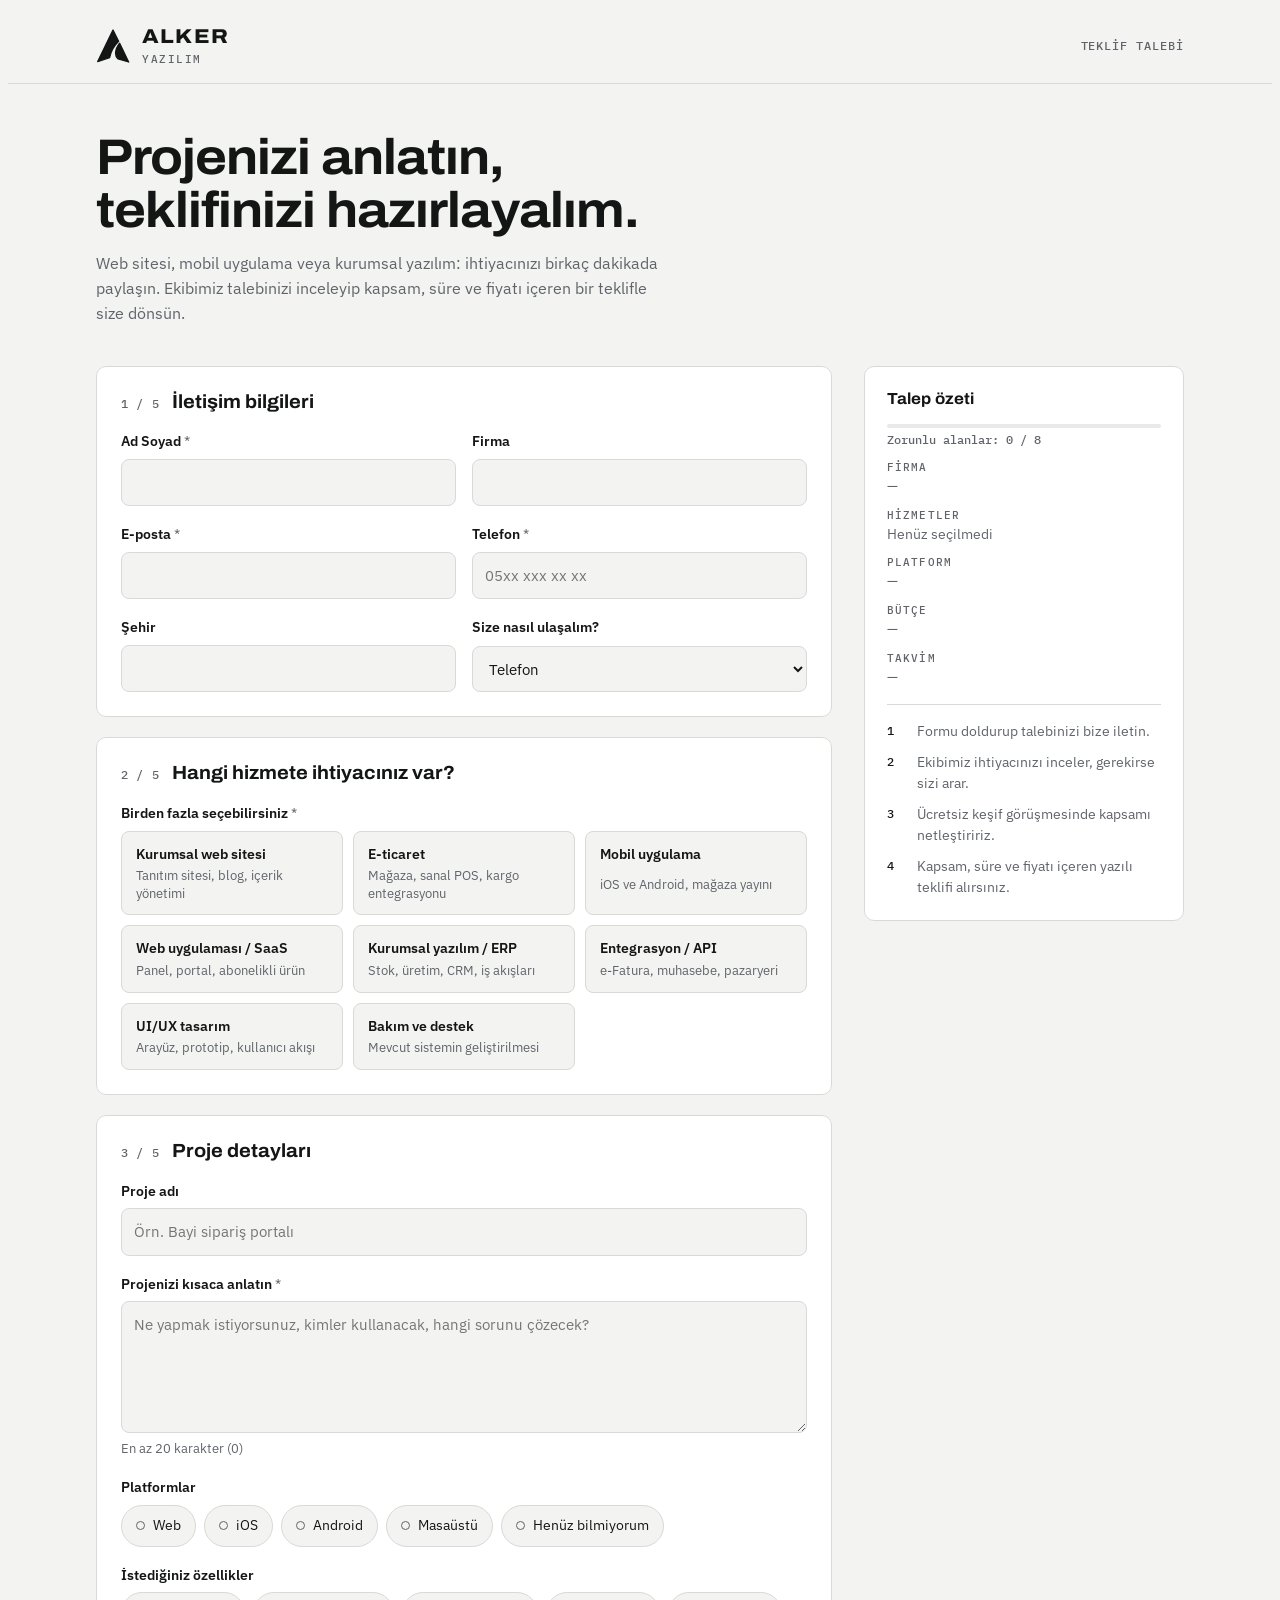
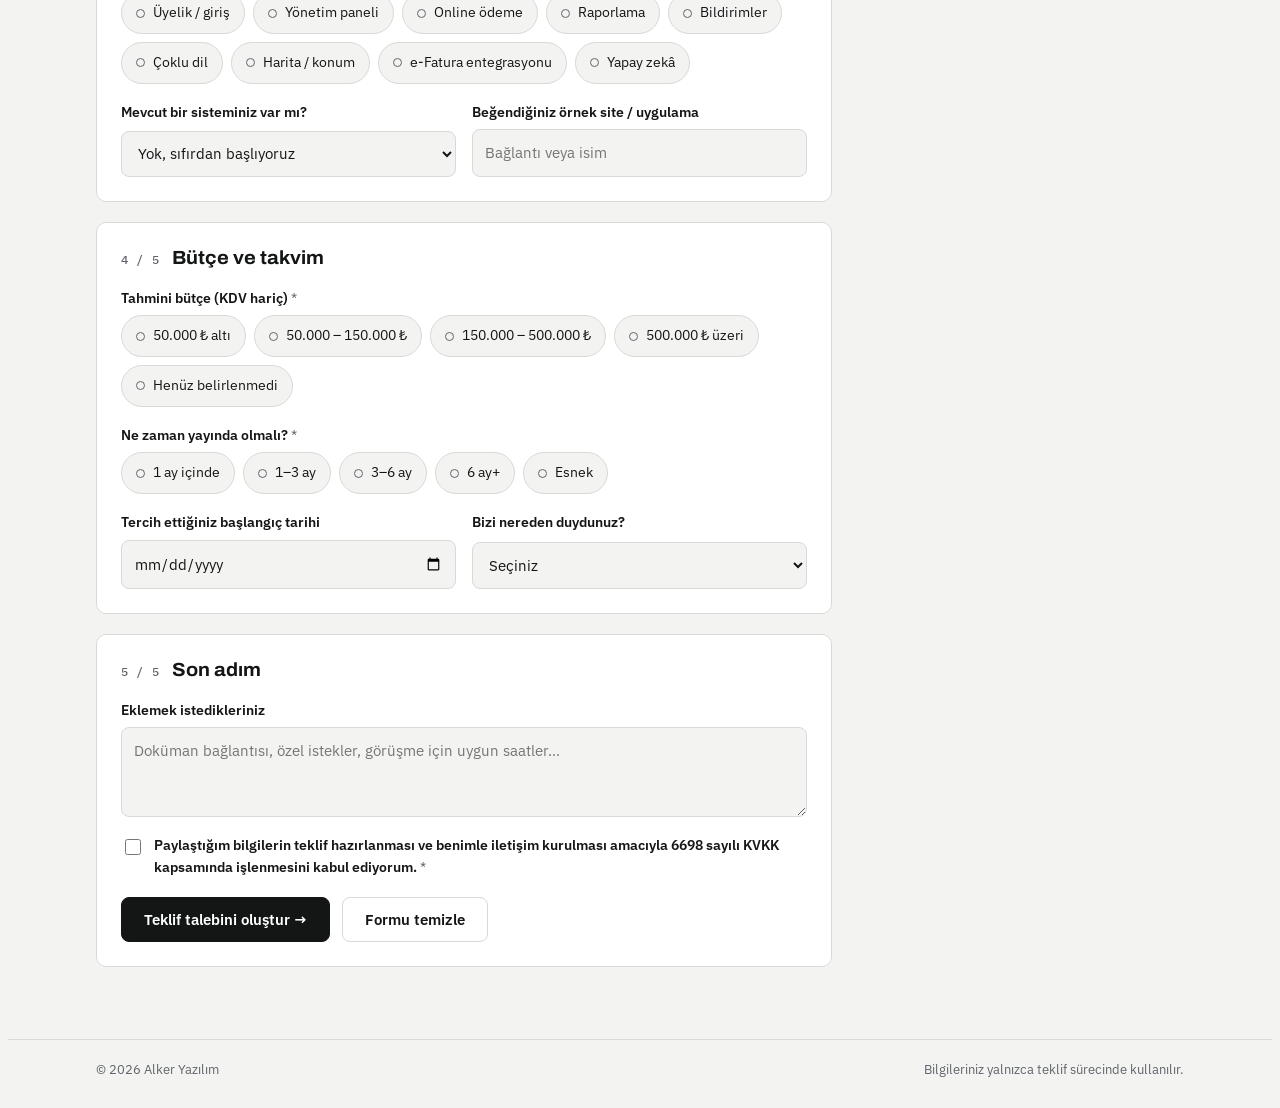
<file: alker-teklif/index.html>
<!doctype html>
<html lang="tr">
<head>
<meta charset="utf-8">
<meta name="viewport" content="width=device-width, initial-scale=1, viewport-fit=cover">
<title>Alker Yazılım Teklif Formu</title>
<meta name="description" content="Alker Yazılım proje teklif talep formu">
<link rel="preconnect" href="https://fonts.googleapis.com">
<link rel="preconnect" href="https://fonts.gstatic.com" crossorigin>
<link rel="stylesheet" href="https://fonts.googleapis.com/css2?family=Archivo:wdth,wght@100..125,500..800&family=IBM+Plex+Mono:wght@500&family=IBM+Plex+Sans:wght@400;500;600&display=swap">
<style>
/* Layout: logo bandı, kısa başlık; geniş ekranda form + yapışkan canlı özet, telefonda tek sütun */
:root {
  --paper: #f3f4f2;
  --surface: #ffffff;
  --ink: #141515;
  --muted: #60646a;
  --line: #d8dad6;
  --accent: #141515;
  --accent-ink: #ffffff;
  --soft: #e9eae7;
  --danger: #b42318;
  --ok: #1d7a4b;

  --f-display: "Archivo", "Helvetica Neue", Arial, sans-serif;
  --f-body: "IBM Plex Sans", "Segoe UI", system-ui, sans-serif;
  --f-mono: "IBM Plex Mono", ui-monospace, "SFMono-Regular", Menlo, monospace;

  --r: 10px;
}
@media (prefers-color-scheme: dark) {
  :root:not([data-theme="light"]) {
    --paper: #101111; --surface: #191a1b; --ink: #efefec; --muted: #9b9fa3;
    --line: #2d2f31; --accent: #efefec; --accent-ink: #101111; --soft: #222426;
    --danger: #ff8a7a; --ok: #63d39b; color-scheme: dark;
  }
}
:root[data-theme="dark"] {
  --paper: #101111; --surface: #191a1b; --ink: #efefec; --muted: #9b9fa3;
  --line: #2d2f31; --accent: #efefec; --accent-ink: #101111; --soft: #222426;
  --danger: #ff8a7a; --ok: #63d39b; color-scheme: dark;
}

* { box-sizing: border-box; }
[hidden] { display: none !important; }
body {
  background: var(--paper); color: var(--ink);
  font: 400 15px/1.55 var(--f-body);
  -webkit-font-smoothing: antialiased;
}
.wrap {
  max-width: 1120px; margin: 0 auto;
  padding-left: max(16px, env(safe-area-inset-left, 0px));
  padding-right: max(16px, env(safe-area-inset-right, 0px));
}

/* Üst bant */
.top { border-bottom: 1px solid var(--line); }
.top .wrap { display: flex; align-items: center; justify-content: space-between; gap: 16px; padding-block: 18px; }
.brand { display: flex; align-items: center; gap: 12px; color: var(--ink); text-decoration: none; }
.brand svg { width: 34px; height: 36px; flex: none; }
.brand b { font: 800 20px/1 var(--f-display); font-stretch: 112%; letter-spacing: .06em; }
.brand span { display: block; font: 500 11px/1 var(--f-mono); letter-spacing: .14em; text-transform: uppercase; color: var(--muted); margin-top: 5px; }
.tag { font: 500 12px/1 var(--f-mono); color: var(--muted); letter-spacing: .08em; text-transform: uppercase; }

/* Başlık */
.hero .wrap { padding-block: 48px 32px; display: grid; gap: 14px; }
.hero h1 {
  margin: 0; font: 700 clamp(30px, 5vw, 50px)/1.05 var(--f-display); font-stretch: 108%;
  letter-spacing: -.02em; text-wrap: balance; max-width: 18ch;
}
.hero p { margin: 0; max-width: 58ch; color: var(--muted); font-size: 16px; }

/* Ana ızgara */
.main .wrap { display: grid; grid-template-columns: minmax(0, 1fr) 320px; gap: 32px; align-items: start; padding-block: 8px 72px; }
@media (max-width: 900px) { .main .wrap { grid-template-columns: minmax(0, 1fr); } }

form, .done { display: grid; gap: 20px; min-width: 0; }
fieldset {
  margin: 0; border: 1px solid var(--line); border-radius: var(--r);
  background: var(--surface); padding: 24px; display: grid; gap: 18px; min-width: 0;
}
legend { padding: 0; float: left; width: 100%; display: flex; align-items: baseline; gap: 12px; }
legend + * { clear: both; }
legend .no { font: 500 12px/1 var(--f-mono); color: var(--muted); letter-spacing: .06em; }
legend .t { font: 700 19px/1.2 var(--f-display); font-stretch: 105%; }

.row { display: grid; grid-template-columns: repeat(2, minmax(0, 1fr)); gap: 16px; }
@media (max-width: 560px) { .row { grid-template-columns: minmax(0, 1fr); } fieldset { padding: 18px; } }

.field { display: grid; gap: 6px; min-width: 0; }
.field > label, .group-label { font-weight: 600; font-size: 14px; }
.req { color: var(--muted); font-weight: 400; }
.hint { color: var(--muted); font-size: 13px; }
input[type="text"], input[type="email"], input[type="tel"], input[type="date"], input[type="url"], select, textarea {
  width: 100%; font: inherit; color: var(--ink); background: var(--paper);
  border: 1px solid var(--line); border-radius: 8px; padding: 11px 12px;
  transition: border-color .15s, box-shadow .15s;
}
textarea { min-height: 132px; resize: vertical; }
input:focus-visible, select:focus-visible, textarea:focus-visible {
  outline: none; border-color: var(--ink); box-shadow: 0 0 0 3px var(--soft);
}
.err { color: var(--danger); font-size: 13px; }
.invalid input, .invalid textarea, .invalid select { border-color: var(--danger); }
.invalid .chips { outline: 1px dashed var(--danger); outline-offset: 6px; border-radius: 6px; }

/* Seçim çipleri */
.chips { display: flex; flex-wrap: wrap; gap: 8px; }
.chip { position: relative; }
.chip input { position: absolute; opacity: 0; inset: 0; margin: 0; cursor: pointer; }
.chip span {
  display: inline-flex; align-items: center; gap: 8px; padding: 9px 14px;
  border: 1px solid var(--line); border-radius: 999px; background: var(--paper);
  font-size: 14px; cursor: pointer; user-select: none; transition: background .15s, color .15s, border-color .15s;
}
.chip span::before {
  content: ""; width: 7px; height: 7px; border-radius: 50%; border: 1.5px solid var(--muted); flex: none;
}
.chip input[type="radio"] + span::before { border-radius: 50%; }
.chip input:hover + span { border-color: var(--ink); }
.chip input:checked + span { background: var(--accent); color: var(--accent-ink); border-color: var(--accent); }
.chip input:checked + span::before { background: var(--accent-ink); border-color: var(--accent-ink); }
.chip input:focus-visible + span { box-shadow: 0 0 0 3px var(--soft), 0 0 0 4px var(--ink); }

/* Hizmet kartları */
.services { display: grid; grid-template-columns: repeat(auto-fill, minmax(190px, 1fr)); gap: 10px; }
.svc { position: relative; }
.svc input { position: absolute; opacity: 0; inset: 0; margin: 0; cursor: pointer; }
.svc div {
  height: 100%; border: 1px solid var(--line); border-radius: 8px; padding: 12px 14px;
  background: var(--paper); cursor: pointer; display: grid; gap: 2px; transition: border-color .15s, background .15s;
}
.svc strong { font-weight: 600; font-size: 14px; }
.svc small { color: var(--muted); font-size: 12.5px; line-height: 1.4; }
.svc input:hover + div { border-color: var(--ink); }
.svc input:checked + div { border-color: var(--ink); box-shadow: inset 0 0 0 1px var(--ink); background: var(--surface); }
.svc input:checked + div strong::after { content: " ✓"; }
.svc input:focus-visible + div { box-shadow: 0 0 0 3px var(--soft), inset 0 0 0 1px var(--ink); }

.consent { display: flex; gap: 10px; align-items: flex-start; font-size: 14px; }
.consent input { margin-top: 4px; width: 16px; height: 16px; accent-color: var(--ink); flex: none; }

.actions { display: flex; flex-wrap: wrap; gap: 12px; align-items: center; }
.btn {
  appearance: none; border: 1px solid var(--accent); background: var(--accent); color: var(--accent-ink);
  font: 600 15px/1 var(--f-body); padding: 14px 22px; border-radius: 8px; cursor: pointer;
  text-decoration: none; display: inline-flex; align-items: center; gap: 8px;
}
.btn:hover { opacity: .88; }
.btn.ghost { background: transparent; color: var(--ink); border-color: var(--line); }
.btn.ghost:hover { border-color: var(--ink); opacity: 1; }
.btn:focus-visible { outline: 2px solid var(--ink); outline-offset: 3px; }
.save-note { color: var(--muted); font-size: 13px; }

/* Canlı özet */
aside {
  position: sticky; top: calc(env(safe-area-inset-top, 0px) + 20px);
  border: 1px solid var(--line); border-radius: var(--r); background: var(--surface);
  padding: 22px; display: grid; gap: 16px; min-width: 0;
}
@media (max-width: 900px) { aside { position: static; } }
aside h2 { margin: 0; font: 700 16px/1.2 var(--f-display); font-stretch: 105%; }
.meter { display: grid; gap: 6px; }
.meter-bar { height: 4px; background: var(--soft); border-radius: 2px; overflow: hidden; }
.meter-bar i { display: block; height: 100%; width: 0; background: var(--ink); transition: width .25s; }
.meter small { font: 500 12px/1 var(--f-mono); color: var(--muted); font-variant-numeric: tabular-nums; }
dl { margin: 0; display: grid; gap: 12px; }
dl div { display: grid; gap: 3px; }
dt { font: 500 11px/1 var(--f-mono); letter-spacing: .1em; text-transform: uppercase; color: var(--muted); }
dd { margin: 0; font-size: 14px; overflow-wrap: anywhere; }
dd.empty { color: var(--muted); }
.steps { border-top: 1px solid var(--line); padding-top: 16px; margin: 0; padding-left: 0; list-style: none; display: grid; gap: 10px; counter-reset: s; }
.steps li { counter-increment: s; display: grid; grid-template-columns: 22px 1fr; gap: 8px; font-size: 13.5px; color: var(--muted); }
.steps li::before { content: counter(s); font: 500 12px/1.6 var(--f-mono); color: var(--ink); }

/* Gönderim sonrası */
.done .card { border: 1px solid var(--line); border-radius: var(--r); background: var(--surface); padding: 28px; display: grid; gap: 16px; }
.done h2 { margin: 0; font: 700 26px/1.15 var(--f-display); font-stretch: 106%; text-wrap: balance; }
.ref { font: 500 13px/1 var(--f-mono); letter-spacing: .06em; color: var(--muted); }
.ref b { color: var(--ink); font-weight: 500; }
.done p { margin: 0; color: var(--muted); max-width: 60ch; }
pre.summary {
  margin: 0; padding: 16px; background: var(--paper); border: 1px solid var(--line); border-radius: 8px;
  font: 500 12.5px/1.6 var(--f-mono); white-space: pre-wrap; overflow-wrap: anywhere; max-height: 360px; overflow: auto;
}
.contact { font-size: 14px; }
.contact code { font-family: var(--f-mono); user-select: all; }
.toast { color: var(--ok); font-size: 13px; min-height: 1.2em; }

footer { border-top: 1px solid var(--line); }
footer .wrap { padding-block: 20px; color: var(--muted); font-size: 13px; display: flex; flex-wrap: wrap; justify-content: space-between; gap: 8px; }

@media (prefers-reduced-motion: reduce) { * { transition: none !important; } }
</style>
</head>
<body>

<header class="top">
  <div class="wrap">
    <a class="brand" href="#" aria-label="Alker Yazılım">
      <svg viewBox="0 0 100 106" aria-hidden="true">
        <g fill="currentColor" stroke="currentColor" stroke-width="4" stroke-linejoin="round">
          <path d="M50 6 L5 99 L40 87 Q45 60 66.5 39 Z"/>
          <path d="M69.5 45 Q58 60 57.5 74 Q57.5 84 65 91 L96 100 Z"/>
        </g>
      </svg>
      <div><b>ALKER</b><span>Yazılım</span></div>
    </a>
    <div class="tag">Teklif talebi</div>
  </div>
</header>

<section class="hero">
  <div class="wrap">
    <h1>Projenizi anlatın, teklifinizi hazırlayalım.</h1>
    <p>Web sitesi, mobil uygulama veya kurumsal yazılım: ihtiyacınızı birkaç dakikada paylaşın. Ekibimiz talebinizi inceleyip kapsam, süre ve fiyatı içeren bir teklifle size dönsün.</p>
  </div>
</section>

<section class="main">
  <div class="wrap">
    <form id="quote" novalidate>
      <fieldset>
        <legend><span class="no">1 / 5</span><span class="t">İletişim bilgileri</span></legend>
        <div class="row">
          <div class="field" data-f="name">
            <label for="name">Ad Soyad <span class="req">*</span></label>
            <input id="name" name="name" type="text" autocomplete="name" required>
          </div>
          <div class="field" data-f="company">
            <label for="company">Firma</label>
            <input id="company" name="company" type="text" autocomplete="organization">
          </div>
        </div>
        <div class="row">
          <div class="field" data-f="email">
            <label for="email">E-posta <span class="req">*</span></label>
            <input id="email" name="email" type="email" autocomplete="email" inputmode="email" required>
          </div>
          <div class="field" data-f="phone">
            <label for="phone">Telefon <span class="req">*</span></label>
            <input id="phone" name="phone" type="tel" autocomplete="tel" inputmode="tel" placeholder="05xx xxx xx xx" required>
          </div>
        </div>
        <div class="row">
          <div class="field" data-f="city">
            <label for="city">Şehir</label>
            <input id="city" name="city" type="text" autocomplete="address-level2">
          </div>
          <div class="field" data-f="contactPref">
            <label for="contactPref">Size nasıl ulaşalım?</label>
            <select id="contactPref" name="contactPref">
              <option>Telefon</option>
              <option>E-posta</option>
              <option>WhatsApp</option>
              <option>Yüz yüze görüşme</option>
            </select>
          </div>
        </div>
      </fieldset>

      <fieldset>
        <legend><span class="no">2 / 5</span><span class="t">Hangi hizmete ihtiyacınız var?</span></legend>
        <div class="field" data-f="services">
          <span class="group-label">Birden fazla seçebilirsiniz <span class="req">*</span></span>
          <div class="services">
            <label class="svc"><input type="checkbox" name="services" value="Kurumsal web sitesi"><div><strong>Kurumsal web sitesi</strong><small>Tanıtım sitesi, blog, içerik yönetimi</small></div></label>
            <label class="svc"><input type="checkbox" name="services" value="E-ticaret"><div><strong>E-ticaret</strong><small>Mağaza, sanal POS, kargo entegrasyonu</small></div></label>
            <label class="svc"><input type="checkbox" name="services" value="Mobil uygulama"><div><strong>Mobil uygulama</strong><small>iOS ve Android, mağaza yayını</small></div></label>
            <label class="svc"><input type="checkbox" name="services" value="Web uygulaması / SaaS"><div><strong>Web uygulaması / SaaS</strong><small>Panel, portal, abonelikli ürün</small></div></label>
            <label class="svc"><input type="checkbox" name="services" value="Kurumsal yazılım / ERP"><div><strong>Kurumsal yazılım / ERP</strong><small>Stok, üretim, CRM, iş akışları</small></div></label>
            <label class="svc"><input type="checkbox" name="services" value="Entegrasyon / API"><div><strong>Entegrasyon / API</strong><small>e-Fatura, muhasebe, pazaryeri</small></div></label>
            <label class="svc"><input type="checkbox" name="services" value="UI/UX tasarım"><div><strong>UI/UX tasarım</strong><small>Arayüz, prototip, kullanıcı akışı</small></div></label>
            <label class="svc"><input type="checkbox" name="services" value="Bakım ve destek"><div><strong>Bakım ve destek</strong><small>Mevcut sistemin geliştirilmesi</small></div></label>
          </div>
        </div>
      </fieldset>

      <fieldset>
        <legend><span class="no">3 / 5</span><span class="t">Proje detayları</span></legend>
        <div class="field" data-f="projectName">
          <label for="projectName">Proje adı</label>
          <input id="projectName" name="projectName" type="text" placeholder="Örn. Bayi sipariş portalı">
        </div>
        <div class="field" data-f="description">
          <label for="description">Projenizi kısaca anlatın <span class="req">*</span></label>
          <textarea id="description" name="description" required placeholder="Ne yapmak istiyorsunuz, kimler kullanacak, hangi sorunu çözecek?"></textarea>
          <span class="hint" id="descCount">En az 20 karakter</span>
        </div>
        <div class="field" data-f="platforms">
          <span class="group-label">Platformlar</span>
          <div class="chips">
            <label class="chip"><input type="checkbox" name="platforms" value="Web"><span>Web</span></label>
            <label class="chip"><input type="checkbox" name="platforms" value="iOS"><span>iOS</span></label>
            <label class="chip"><input type="checkbox" name="platforms" value="Android"><span>Android</span></label>
            <label class="chip"><input type="checkbox" name="platforms" value="Masaüstü"><span>Masaüstü</span></label>
            <label class="chip"><input type="checkbox" name="platforms" value="Henüz bilmiyorum"><span>Henüz bilmiyorum</span></label>
          </div>
        </div>
        <div class="field" data-f="features">
          <span class="group-label">İstediğiniz özellikler</span>
          <div class="chips">
            <label class="chip"><input type="checkbox" name="features" value="Üyelik / giriş"><span>Üyelik / giriş</span></label>
            <label class="chip"><input type="checkbox" name="features" value="Yönetim paneli"><span>Yönetim paneli</span></label>
            <label class="chip"><input type="checkbox" name="features" value="Online ödeme"><span>Online ödeme</span></label>
            <label class="chip"><input type="checkbox" name="features" value="Raporlama"><span>Raporlama</span></label>
            <label class="chip"><input type="checkbox" name="features" value="Bildirimler"><span>Bildirimler</span></label>
            <label class="chip"><input type="checkbox" name="features" value="Çoklu dil"><span>Çoklu dil</span></label>
            <label class="chip"><input type="checkbox" name="features" value="Harita / konum"><span>Harita / konum</span></label>
            <label class="chip"><input type="checkbox" name="features" value="e-Fatura entegrasyonu"><span>e-Fatura entegrasyonu</span></label>
            <label class="chip"><input type="checkbox" name="features" value="Yapay zekâ"><span>Yapay zekâ</span></label>
          </div>
        </div>
        <div class="row">
          <div class="field" data-f="existing">
            <label for="existing">Mevcut bir sisteminiz var mı?</label>
            <select id="existing" name="existing">
              <option>Yok, sıfırdan başlıyoruz</option>
              <option>Var, yenilenecek</option>
              <option>Var, üzerine geliştirilecek</option>
            </select>
          </div>
          <div class="field" data-f="reference">
            <label for="reference">Beğendiğiniz örnek site / uygulama</label>
            <input id="reference" name="reference" type="text" placeholder="Bağlantı veya isim">
          </div>
        </div>
      </fieldset>

      <fieldset>
        <legend><span class="no">4 / 5</span><span class="t">Bütçe ve takvim</span></legend>
        <div class="field" data-f="budget">
          <span class="group-label">Tahmini bütçe (KDV hariç) <span class="req">*</span></span>
          <div class="chips">
            <label class="chip"><input type="radio" name="budget" value="50.000 ₺ altı"><span>50.000 ₺ altı</span></label>
            <label class="chip"><input type="radio" name="budget" value="50.000 – 150.000 ₺"><span>50.000 – 150.000 ₺</span></label>
            <label class="chip"><input type="radio" name="budget" value="150.000 – 500.000 ₺"><span>150.000 – 500.000 ₺</span></label>
            <label class="chip"><input type="radio" name="budget" value="500.000 ₺ üzeri"><span>500.000 ₺ üzeri</span></label>
            <label class="chip"><input type="radio" name="budget" value="Henüz belirlenmedi"><span>Henüz belirlenmedi</span></label>
          </div>
        </div>
        <div class="field" data-f="timeline">
          <span class="group-label">Ne zaman yayında olmalı? <span class="req">*</span></span>
          <div class="chips">
            <label class="chip"><input type="radio" name="timeline" value="1 ay içinde"><span>1 ay içinde</span></label>
            <label class="chip"><input type="radio" name="timeline" value="1–3 ay"><span>1–3 ay</span></label>
            <label class="chip"><input type="radio" name="timeline" value="3–6 ay"><span>3–6 ay</span></label>
            <label class="chip"><input type="radio" name="timeline" value="6 ay+"><span>6 ay+</span></label>
            <label class="chip"><input type="radio" name="timeline" value="Esnek"><span>Esnek</span></label>
          </div>
        </div>
        <div class="row">
          <div class="field" data-f="startDate">
            <label for="startDate">Tercih ettiğiniz başlangıç tarihi</label>
            <input id="startDate" name="startDate" type="date">
          </div>
          <div class="field" data-f="source">
            <label for="source">Bizi nereden duydunuz?</label>
            <select id="source" name="source">
              <option value="">Seçiniz</option>
              <option>Google</option>
              <option>Instagram</option>
              <option>LinkedIn</option>
              <option>Tavsiye</option>
              <option>Daha önce çalıştık</option>
              <option>Diğer</option>
            </select>
          </div>
        </div>
      </fieldset>

      <fieldset>
        <legend><span class="no">5 / 5</span><span class="t">Son adım</span></legend>
        <div class="field" data-f="notes">
          <label for="notes">Eklemek istedikleriniz</label>
          <textarea id="notes" name="notes" style="min-height:90px" placeholder="Doküman bağlantısı, özel istekler, görüşme için uygun saatler…"></textarea>
        </div>
        <div class="field" data-f="kvkk">
          <label class="consent"><input id="kvkk" name="kvkk" type="checkbox" required>
            <span>Paylaştığım bilgilerin teklif hazırlanması ve benimle iletişim kurulması amacıyla 6698 sayılı KVKK kapsamında işlenmesini kabul ediyorum. <span class="req">*</span></span>
          </label>
        </div>
        <div class="actions">
          <button class="btn" type="submit" id="submitBtn">Teklif talebini oluştur →</button>
          <button class="btn ghost" type="button" id="resetBtn">Formu temizle</button>
          <span class="save-note" id="saveNote"></span>
        </div>
      </fieldset>
    </form>

    <section class="done" id="done" hidden aria-live="polite">
      <div class="card">
        <div class="ref">Talep no: <b id="refNo"></b></div>
        <h2 id="doneTitle">Teşekkürler, talebiniz hazır.</h2>
        <p id="doneText"></p>
        <pre class="summary" id="summary"></pre>
        <div class="actions" id="sendActions">
          <a class="btn" id="mailBtn" hidden>E-posta ile gönder</a>
          <a class="btn" id="waBtn" target="_blank" rel="noopener" hidden>WhatsApp ile gönder</a>
          <button class="btn ghost" type="button" id="copyBtn">Metni kopyala</button>
          <button class="btn ghost" type="button" id="editBtn">Düzenle</button>
        </div>
        <div class="contact" id="contactLine" hidden></div>
        <div class="toast" id="toast" role="status"></div>
      </div>
    </section>

    <aside aria-label="Talep özeti">
      <h2>Talep özeti</h2>
      <div class="meter">
        <div class="meter-bar"><i id="meterBar"></i></div>
        <small id="meterText">Zorunlu alanlar: 0 / 8</small>
      </div>
      <dl>
        <div><dt>Firma</dt><dd id="sCompany" class="empty">—</dd></div>
        <div><dt>Hizmetler</dt><dd id="sServices" class="empty">Henüz seçilmedi</dd></div>
        <div><dt>Platform</dt><dd id="sPlatforms" class="empty">—</dd></div>
        <div><dt>Bütçe</dt><dd id="sBudget" class="empty">—</dd></div>
        <div><dt>Takvim</dt><dd id="sTimeline" class="empty">—</dd></div>
      </dl>
      <ol class="steps">
        <li>Formu doldurup talebinizi bize iletin.</li>
        <li>Ekibimiz ihtiyacınızı inceler, gerekirse sizi arar.</li>
        <li>Ücretsiz keşif görüşmesinde kapsamı netleştiririz.</li>
        <li>Kapsam, süre ve fiyatı içeren yazılı teklifi alırsınız.</li>
      </ol>
    </aside>
  </div>
</section>

<footer>
  <div class="wrap">
    <span>© <span id="year">2026</span> Alker Yazılım</span>
    <span>Bilgileriniz yalnızca teklif sürecinde kullanılır.</span>
  </div>
</footer>

<script>
(function () {
  // Talebin iletileceği adresler. Boş bırakılan kanal için buton gösterilmez.
  var CONFIG = {
    email: "",      // örn. "teklif@alkeryazilim.com"
    whatsapp: ""    // ülke koduyla, boşluksuz: örn. "905xxxxxxxxx"
  };

  var form = document.getElementById("quote");
  var done = document.getElementById("done");
  var DRAFT_KEY = "alker-teklif-taslak";
  var REQUIRED = ["name", "email", "phone", "services", "description", "budget", "timeline", "kvkk"];

  var $ = function (id) { return document.getElementById(id); };
  $("year").textContent = new Date().getFullYear();

  function values() {
    var fd = new FormData(form);
    var v = {};
    ["name","company","email","phone","city","contactPref","projectName","description","existing","reference","budget","timeline","startDate","source","notes"].forEach(function (k) {
      v[k] = (fd.get(k) || "").toString().trim();
    });
    v.services = fd.getAll("services");
    v.platforms = fd.getAll("platforms");
    v.features = fd.getAll("features");
    v.kvkk = $("kvkk").checked;
    return v;
  }

  function errorFor(k, v) {
    switch (k) {
      case "name": return v.name.length < 3 ? "Adınızı ve soyadınızı yazın." : "";
      case "email": return /^[^\s@]+@[^\s@]+\.[^\s@]{2,}$/.test(v.email) ? "" : "Geçerli bir e-posta adresi yazın (ör. ad@firma.com).";
      case "phone": return v.phone.replace(/\D/g, "").length >= 10 ? "" : "Telefon numaranızı alan koduyla birlikte yazın.";
      case "services": return v.services.length ? "" : "En az bir hizmet seçin.";
      case "description": return v.description.length >= 20 ? "" : "Projenizi en az 20 karakterle anlatın.";
      case "budget": return v.budget ? "" : "Bütçe aralığı seçin. Emin değilseniz “Henüz belirlenmedi” seçebilirsiniz.";
      case "timeline": return v.timeline ? "" : "Bir takvim seçin.";
      case "kvkk": return v.kvkk ? "" : "Devam etmek için KVKK onayı gerekiyor.";
    }
    return "";
  }

  function setError(k, msg) {
    var box = form.querySelector('[data-f="' + k + '"]');
    if (!box) return;
    var el = box.querySelector(".err");
    box.classList.toggle("invalid", !!msg);
    if (msg) {
      if (!el) { el = document.createElement("span"); el.className = "err"; el.id = "err-" + k; box.appendChild(el); }
      el.textContent = msg;
    } else if (el) { el.remove(); }
  }

  function fill(id, list, emptyText) {
    var dd = $(id);
    var text = Array.isArray(list) ? list.join(", ") : list;
    dd.textContent = text || emptyText;
    dd.classList.toggle("empty", !text);
  }

  function refresh() {
    var v = values();
    var ok = REQUIRED.filter(function (k) { return !errorFor(k, v); }).length;
    $("meterBar").style.width = (ok / REQUIRED.length * 100) + "%";
    $("meterText").textContent = "Zorunlu alanlar: " + ok + " / " + REQUIRED.length;
    fill("sCompany", v.company || v.name, "—");
    fill("sServices", v.services, "Henüz seçilmedi");
    fill("sPlatforms", v.platforms, "—");
    fill("sBudget", v.budget, "—");
    fill("sTimeline", v.timeline, "—");
    var n = v.description.length;
    $("descCount").textContent = n < 20 ? "En az 20 karakter (" + n + ")" : n + " karakter";
    // Hatalı alan düzeltildikçe uyarıyı kaldır
    REQUIRED.forEach(function (k) {
      var box = form.querySelector('[data-f="' + k + '"]');
      if (box && box.classList.contains("invalid") && !errorFor(k, v)) setError(k, "");
    });
  }

  // Taslak: yalnızca bu tarayıcıda saklanır
  function saveDraft() {
    try {
      var v = values(); delete v.kvkk;
      localStorage.setItem(DRAFT_KEY, JSON.stringify(v));
      $("saveNote").textContent = "Taslak bu cihazda kaydedildi.";
    } catch (e) {}
  }
  function loadDraft() {
    var v;
    try { v = JSON.parse(localStorage.getItem(DRAFT_KEY) || "null"); } catch (e) { v = null; }
    if (!v) return;
    Object.keys(v).forEach(function (k) {
      var val = v[k];
      if (Array.isArray(val)) {
        form.querySelectorAll('input[name="' + k + '"]').forEach(function (i) { i.checked = val.indexOf(i.value) > -1; });
      } else {
        var radios = form.querySelectorAll('input[type="radio"][name="' + k + '"]');
        if (radios.length) radios.forEach(function (i) { i.checked = i.value === val; });
        else if (form.elements[k] && val) form.elements[k].value = val;
      }
    });
  }
  function clearDraft() { try { localStorage.removeItem(DRAFT_KEY); } catch (e) {} }

  function refNo() {
    var d = new Date();
    var p = function (n) { return String(n).padStart(2, "0"); };
    var r = Math.floor(Math.random() * 9000 + 1000);
    return "ALK-" + d.getFullYear() + p(d.getMonth() + 1) + p(d.getDate()) + "-" + r;
  }

  function fmtDate(s) {
    if (!s) return "";
    var a = s.split("-");
    return a.length === 3 ? a[2] + "." + a[1] + "." + a[0] : s;
  }

  function buildSummary(v, ref) {
    var L = [];
    var line = function (label, val) { if (val && (!Array.isArray(val) || val.length)) L.push(label + ": " + (Array.isArray(val) ? val.join(", ") : val)); };
    L.push("ALKER YAZILIM · TEKLİF TALEBİ");
    L.push("Talep no: " + ref);
    L.push("Tarih: " + new Date().toLocaleDateString("tr-TR"));
    L.push("");
    L.push("— İLETİŞİM —");
    line("Ad Soyad", v.name); line("Firma", v.company); line("E-posta", v.email);
    line("Telefon", v.phone); line("Şehir", v.city); line("Tercih edilen iletişim", v.contactPref);
    L.push("");
    L.push("— PROJE —");
    line("Hizmetler", v.services); line("Proje adı", v.projectName);
    line("Platformlar", v.platforms); line("Özellikler", v.features);
    line("Mevcut sistem", v.existing); line("Örnek", v.reference);
    L.push("Açıklama:"); L.push(v.description);
    L.push("");
    L.push("— BÜTÇE VE TAKVİM —");
    line("Bütçe", v.budget); line("Takvim", v.timeline);
    line("Başlangıç", fmtDate(v.startDate)); line("Kaynak", v.source);
    if (v.notes) { L.push(""); L.push("— NOTLAR —"); L.push(v.notes); }
    return L.join("\n");
  }

  form.addEventListener("input", function () { refresh(); saveDraft(); });
  form.addEventListener("change", function () { refresh(); saveDraft(); });

  form.addEventListener("submit", function (e) {
    e.preventDefault();
    var v = values();
    var first = null;
    REQUIRED.forEach(function (k) {
      var msg = errorFor(k, v);
      setError(k, msg);
      if (msg && !first) first = k;
    });
    if (first) {
      var box = form.querySelector('[data-f="' + first + '"]');
      var focusEl = box.querySelector("input, textarea, select");
      box.scrollIntoView({ behavior: "smooth", block: "center" });
      if (focusEl) focusEl.focus({ preventScroll: true });
      return;
    }
    var ref = refNo();
    var text = buildSummary(v, ref);
    var subject = "Teklif talebi " + ref + " · " + (v.company || v.name);
    $("refNo").textContent = ref;
    $("summary").textContent = text;

    var channels = [];
    if (CONFIG.email) {
      $("mailBtn").href = "mailto:" + CONFIG.email + "?subject=" + encodeURIComponent(subject) + "&body=" + encodeURIComponent(text);
      $("mailBtn").hidden = false; channels.push("e-posta");
    }
    if (CONFIG.whatsapp) {
      $("waBtn").href = "https://wa.me/" + CONFIG.whatsapp + "?text=" + encodeURIComponent(text);
      $("waBtn").hidden = false; channels.push("WhatsApp");
    }
    if (channels.length) {
      $("doneTitle").textContent = "Talebiniz hazır. Son adım: bize gönderin.";
      $("doneText").textContent = "Aşağıdaki butonla talebiniz " + channels.join(" veya ") + " üzerinden hazır metin olarak açılır; göndermeniz yeterli. Uygulama açılmazsa metni kopyalayıp doğrudan iletebilirsiniz.";
      var parts = [];
      if (CONFIG.email) parts.push("E-posta: <code></code>");
      if (CONFIG.whatsapp) parts.push("WhatsApp: <code></code>");
      $("contactLine").innerHTML = parts.join(" · ");
      var codes = $("contactLine").querySelectorAll("code"), i = 0;
      if (CONFIG.email) codes[i++].textContent = CONFIG.email;
      if (CONFIG.whatsapp) codes[i++].textContent = "+" + CONFIG.whatsapp;
      $("contactLine").hidden = false;
    } else {
      $("doneTitle").textContent = "Talebiniz hazır.";
      $("doneText").textContent = "Talep metnini kopyalayıp size ilettiğimiz e-posta adresine veya WhatsApp hattına gönderebilirsiniz.";
    }
    form.hidden = true;
    done.hidden = false;
    done.scrollIntoView({ behavior: "smooth", block: "start" });
    clearDraft();
  });

  $("copyBtn").addEventListener("click", function () {
    var text = $("summary").textContent;
    var fallback = function () {
      var r = document.createRange(); r.selectNodeContents($("summary"));
      var s = window.getSelection(); s.removeAllRanges(); s.addRange(r);
      $("toast").textContent = "Metin seçildi. Kopyalamak için Ctrl+C (veya ⌘+C) kullanın.";
    };
    try {
      navigator.clipboard.writeText(text).then(function () {
        $("toast").textContent = "Talep metni kopyalandı.";
      }, fallback);
    } catch (e) { fallback(); }
  });

  $("editBtn").addEventListener("click", function () {
    done.hidden = true; form.hidden = false; $("toast").textContent = "";
    saveDraft();
    form.scrollIntoView({ behavior: "smooth", block: "start" });
  });

  var resetArmed = false;
  $("resetBtn").addEventListener("click", function () {
    if (!resetArmed) {
      resetArmed = true;
      $("resetBtn").textContent = "Emin misiniz? Tekrar basın";
      setTimeout(function () { resetArmed = false; $("resetBtn").textContent = "Formu temizle"; }, 3000);
      return;
    }
    resetArmed = false;
    form.reset(); clearDraft();
    REQUIRED.forEach(function (k) { setError(k, ""); });
    $("resetBtn").textContent = "Formu temizle";
    $("saveNote").textContent = "Form temizlendi.";
    refresh();
  });

  loadDraft();
  refresh();
})();
</script>
</body>
</html>
</file>
